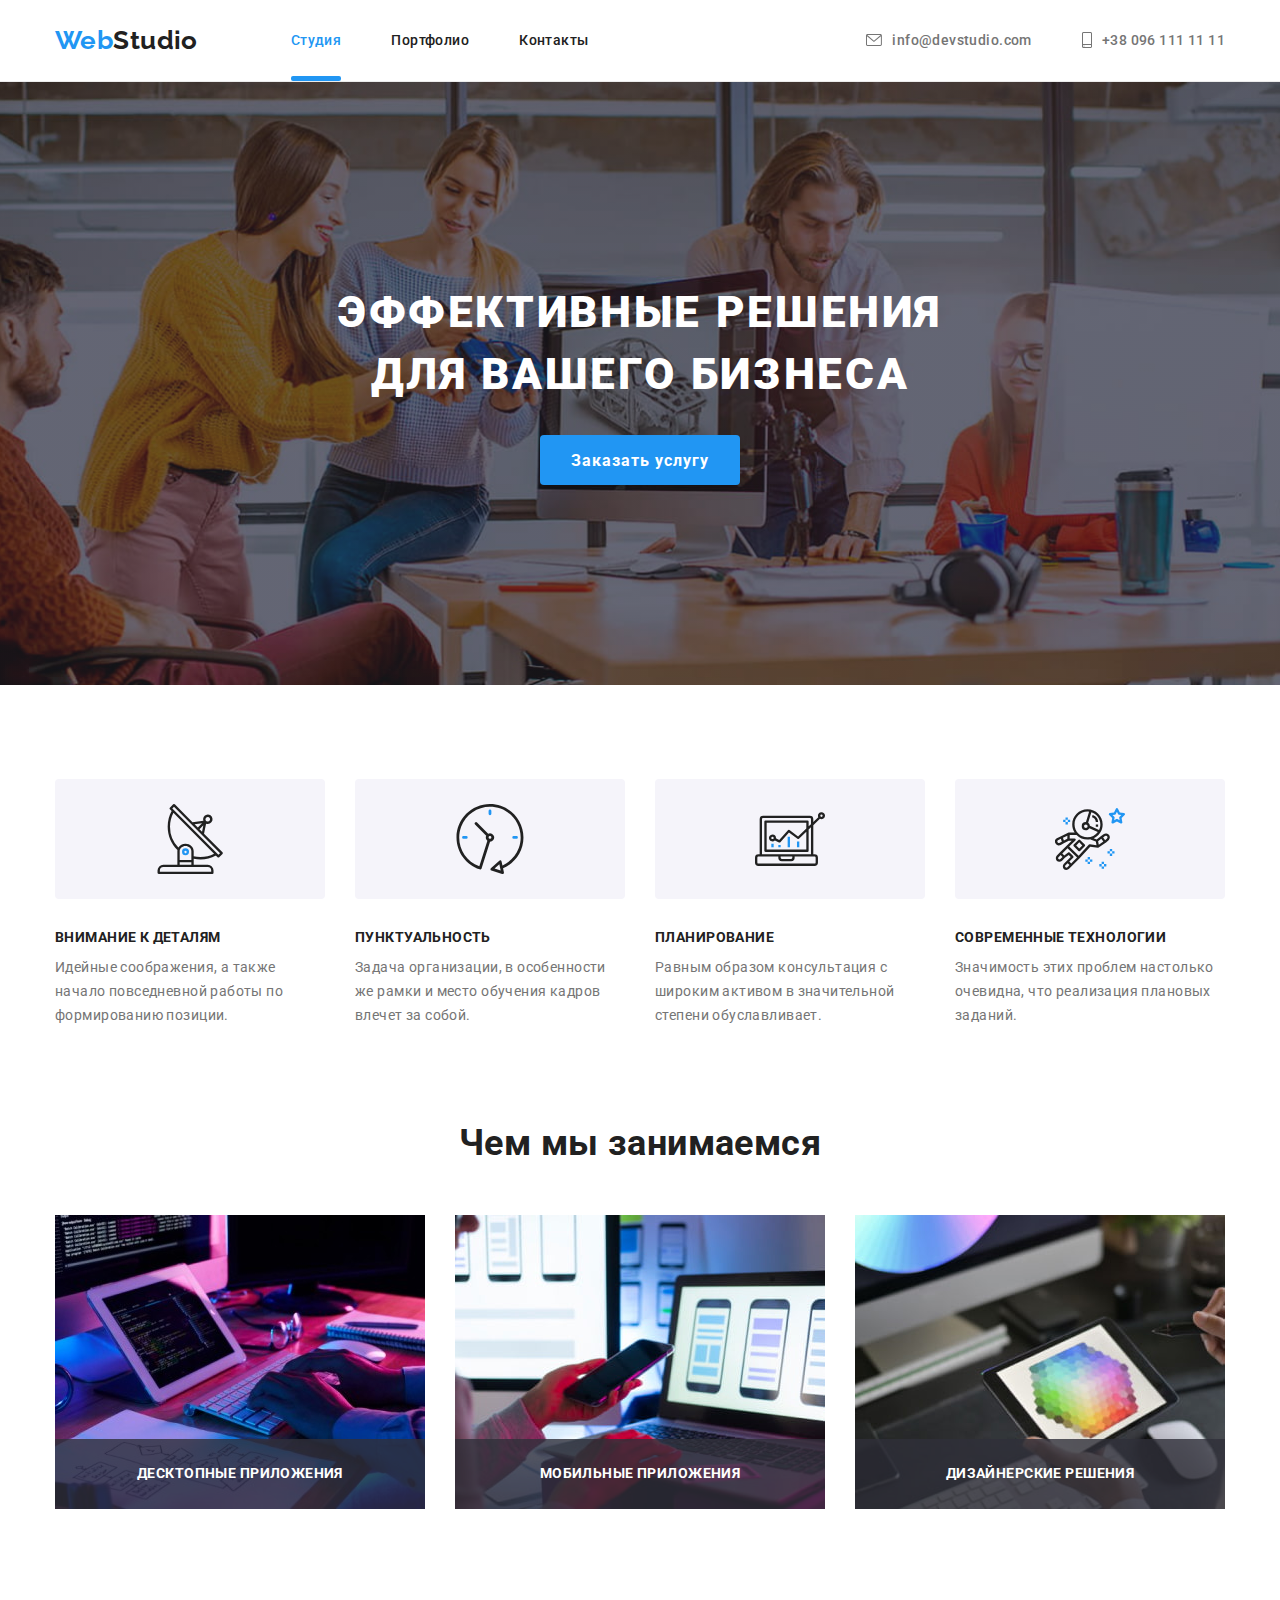
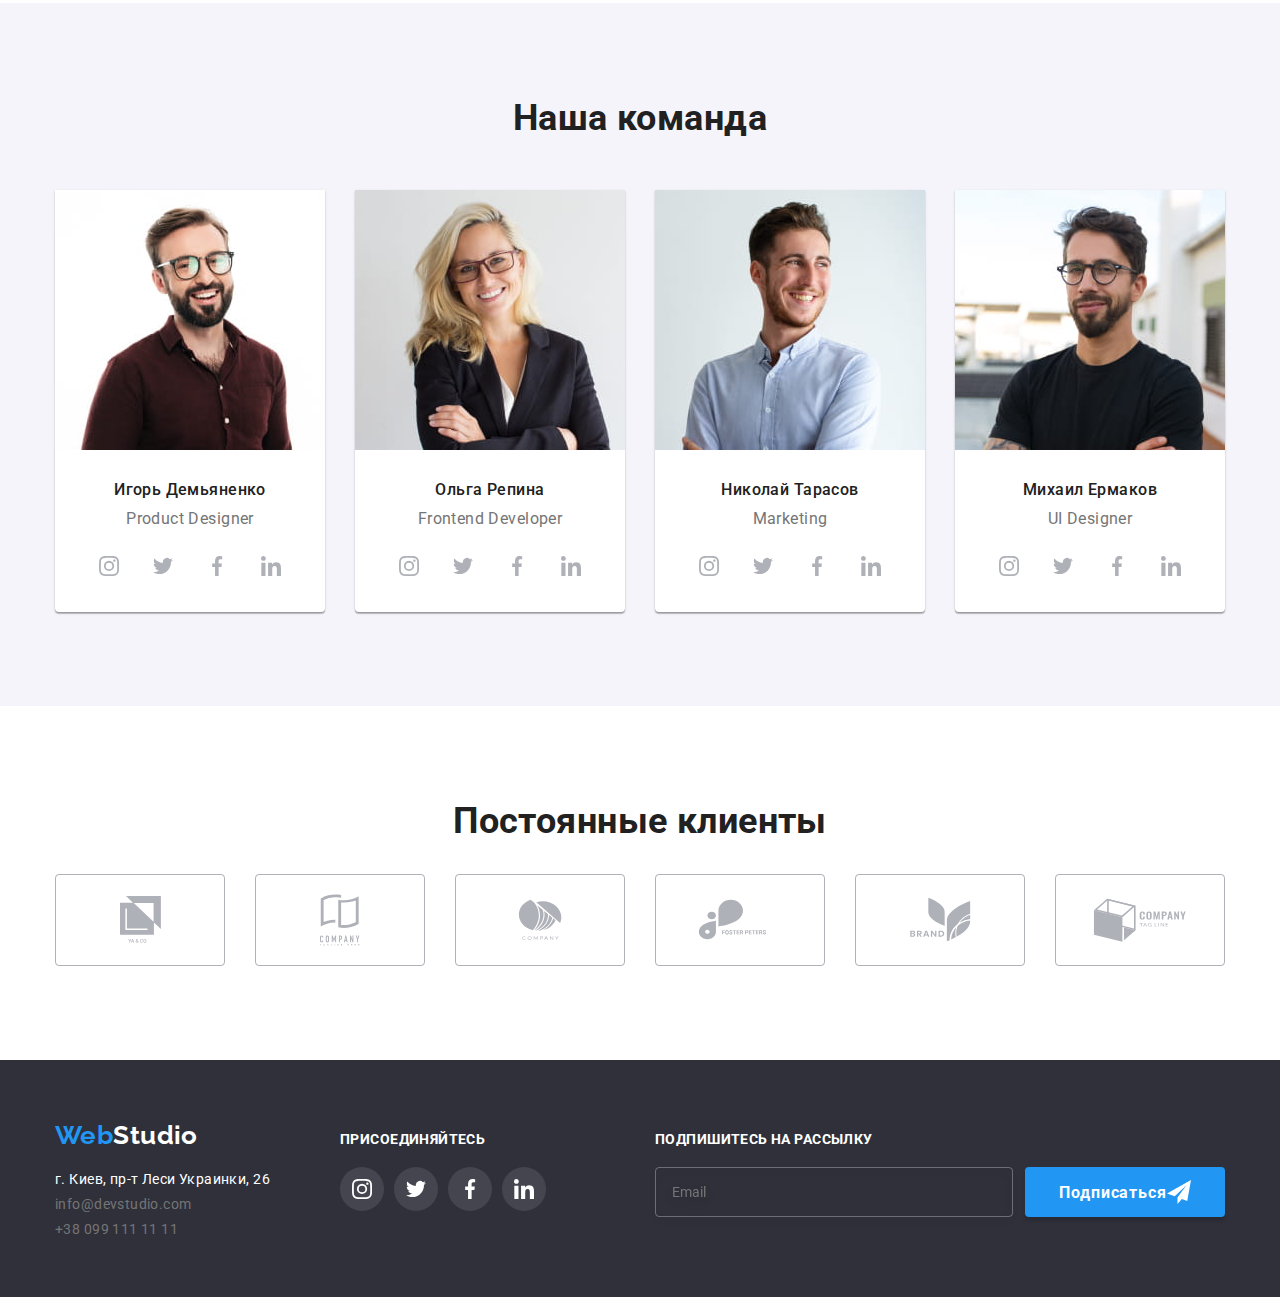
<file: index.html>
<!DOCTYPE html>
<html lang="ru">
<head>
    <meta charset="UTF-8">
    <meta http-equiv="X-UA-Compatible" content="IE=edge">
    <meta name="viewport" content="width=device-width, initial-scale=1.0">
    <title>WebStudio</title>
    
    <link rel="stylesheet" href="https://cdnjs.cloudflare.com/ajax/libs/modern-normalize/1.1.0/modern-normalize.min.css"> 

    <link rel="preconnect" href="https://fonts.googleapis.com">
    <link rel="preconnect" href="https://fonts.gstatic.com" crossorigin>
    <link href="https://fonts.googleapis.com/css2?family=Raleway:wght@700&family=Roboto:wght@400;500;700;900&display=swap" rel="stylesheet">

    <link rel="stylesheet" href="./css/main.min.css">
</head>
<body>
<!-- Шапка -->
    <header class="page-header">
        <div class="conteiner">
            <nav class="site-nav">
                <a href="./index.html" class="site-nav__logo"><span>Web</span>Studio</a>
                <button class="menu__button" type="button" aria-expanded="false" data-menu-button>
                    <svg width="44" height="44" aria-label="Мобильное меню">
                        <use class="icon-menu" href="./image/icon.svg#menu"></use>
                        <use class="icon-close" href="./image/icon.svg#close_m"></use>
                    </svg>
                </button>
                <div class="menu-list" data-menu>
                    <ul class="nav-list">
                        <li class="nav-list__item">
                            <a href="./index.html" class="nav-list__link current">Студия</a>
                        </li>
                        <li class="nav-list__item">
                            <a href="./portfolio.html" class="nav-list__link">Портфолио</a>
                        </li>
                        <li class="nav-list__item">
                            <a href="" class="nav-list__link">Контакты</a>
                        </li>
                    </ul>
                    <ul class="auth-nav">
                        <li class="auth-nav__item"> 
                            <a href="mailto:info@devstudio.com" class="auth-nav__link">
                                <svg class="auth-nav__icon" width="16" height="12">
                                    <use href="./image/icon.svg#mail"></use>
                                </svg>
                            info@devstudio.com</a>
                        </li>
                        <li class="auth-nav__item">
                            <a href="tel:+380961111111" class="auth-nav__link tel">
                                <svg class="auth-nav__icon" width="10" height="16">
                                    <use href="./image/icon.svg#smartphone"></use>
                                </svg>
                            +38 096 111 11 11</a>
                        </li>
                    </ul>
                    <ul class="social-phone">
                        <li class="social-phone__item">
                            <a href="" class="social-phone__link">Instagram</a>
                        </li>
                        <li class="social-phone__item">
                            <a href="" class="social-phone__link">Twitter</a>
                        </li>
                        <li class="social-phone__item">
                            <a href="" class="social-phone__link">Facebook</a>
                        </li>
                        <li class="social-phone__item">
                            <a href="" class="social-phone__link">LinkedIn</a>
                        </li>
                    </ul>
                </div>
            </nav>
        </div>
    </header>
    <!-- Модальное окно -->
    <div class="backdrop is-hidden" data-modal>
        <div class="modal">
            <button class="modal__button-close" type="button" data-modal-close>
                <svg class="modal__icon-close" width="11" height="11">
                    <use href="./image/icon.svg#close"></use>
                </svg>
            </button>
            <form class="form">
                <p class="form__text">Оставьте свои данные, мы вам перезвоним</p>
                <div class="form-modal">
                    <div class="form-list">
                        <label for="name" class="form-list__label">Имя</label>
                        <input type="text" class="form-list__input" name="user-name" id="name">
                        <svg class="form-list__icon" width="18" height="18">
                            <use href="./image/icon.svg#person-black"></use>
                        </svg>
                    </div>
                    <div class="form-list">
                        <label for="tel" class="form-list__label">Телефон</label>
                        <input type="tel" class="form-list__input" name="tel" id="tel">
                            <svg class="form-list__icon" width="18" height="18">
                                <use href="./image/icon.svg#phone-black"></use>
                            </svg>
                    </div>
                    <div class="form-list">
                        <label for="email" class="form-list__label">Почта</label>
                        <input type="email" class="form-list__input" name="email" id="email">
                            <svg class="form-list__icon" width="18" height="18">
                                <use href="./image/icon.svg#email-black"></use>
                            </svg>
                    </div>
                    <label for="comments" class="form-modal__label">Комментарий</label>
                    <textarea name="comments" class="form-modal__textarea" id="comments" rows="6" placeholder="Введите текст"></textarea>
                    <div class="agreement">
                        <input type="checkbox" class="agreement__checkbox" name="agreement" id="agreement">
                        <label for="agreement" class="agreement__label">Соглашаюсь с рассылкой и принимаю <a href="" class="agreement__link">Условия договора</a></label>
                        <span class="agreement__icon"></span>
                    </div>
                    <button type="submit" class="button">Отправить</button>
                </div>
            </form>
        </div>
    </div>
    <main>
    <!-- Герой -->
        <section class="hero">
                <div class="conteiner">
                    <h1 class="hero__title">Эффективные решения для вашего бизнеса</h1>
                    <button type="button" class="button" data-modal-open>Заказать услугу</button>
                </div>
        </section>
    <!-- Особенности -->
        <section class="feature section">   
                <div class="conteiner">
                    <h2 class="feature__title" >Особенности</h2>    
                    <ul class="feature-list">
                        <li class="feature-list__item">
                            <div class="feature-list__icon">
                                <svg class="icon" width="70" height="70">
                                <use href="./image/icon.svg#sattelit"></use>
                                </svg>
                            </div>                           
                            <h3 class="feature-list__title">Внимание к деталям</h3>
                            <p class="feature-list__text">Идейные соображения, а также начало повседневной работы по формированию позиции.</p>
                        </li>
                        <li class="feature-list__item">
                            <div class="feature-list__icon">
                                <svg class="icon" width="70" height="70">
                                <use href="./image/icon.svg#clock"></use>
                                </svg>
                            </div>                         
                            <h3 class="feature-list__title">Пунктуальность</h3>
                            <p class="feature-list__text">Задача организации, в особенности же рамки и место обучения кадров влечет за собой.</p>
                        </li>
                        <li class="feature-list__item">
                            <div class="feature-list__icon">
                                <svg class="icon" width="70" height="70">
                                    <use href="./image/icon.svg#diagram"></use>
                                </svg>
                            </div>                           
                            <h3 class="feature-list__title">Планирование</h3>
                            <p class="feature-list__text">Равным образом консультация с широким активом в значительной степени обуславливает.</p>
                        </li>
                        <li class="feature-list__item">
                            <div class="feature-list__icon">
                                <svg class="icon" width="70" height="70">
                                    <use href="./image/icon.svg#astronaut"></use>
                                </svg></div>                            
                            <h3 class="feature-list__title">Современные технологии</h3>
                            <p class="feature-list__text">Значимость этих проблем настолько очевидна, что реализация плановых заданий.</p>
                        </li>
                    </ul>
                </div>
        </section>
    <!-- Чем мы занимаемся -->
        <section class="work section">
                <div class="conteiner">
                    <h2 class="work__title">Чем мы занимаемся</h2>
                    <ul class="work-list">
                        <li class="work-list__item">
                            <div class="work-list__thumb">
                                <picture>
                                    <img srcset="./image/pc.jpg 1x, ./image/pc2x.jpg 2x"
                                    src="./image/pc.jpg" alt="pc" width="370">
                                </picture>
                                <div class="work-list__thumb--text">
                                <p>Десктопные приложения</p>
                                </div>
                            </div>
                        </li>
                        <li class="work-list__item">
                            <div class="work-list__thumb">
                                <picture>
                                    <img srcset="./image/phone.jpg 1x, ./image/phone2x.jpg 2x"
                                    src="./image/phone.jpg" alt="phone" width="370">
                                </picture>
                                <div class="work-list__thumb--text">
                                    <p>Мобильные приложения</p>
                                </div>
                            </div>
                        </li>
                        <li class="work-list__item">
                            <div class="work-list__thumb">
                                <picture>
                                    <img srcset="./image/tablet.jpg 1x, ./image/tablet2x.jpg 2x"
                                    src="./image/tablet.jpg" alt="tablet" width="370">
                                </picture>
                                <div class="work-list__thumb--text">
                                    <p>Дизайнерские решения</p>
                                </div>
                            </div>
                        </li> 
                    </ul>
                </div>
        </section>
    <!-- Наша команда -->
        <section class="team section">
                <div class="conteiner">
                    <h2 class="team__title">Наша команда</h2>
                    <ul class="team-list">
                        <li class="team-list__item">
                            <picture>
                                <img srcset="./image/igor.jpg 1x, ./image/igor2x.jpg 2x"
                                src="./image/igor.jpg" alt="Игорь Демьяненко">
                            </picture>
                            <h3 class="team-list__people">Игорь Демьяненко</h3>
                            <p class="team-list__text">Product Designer</p>
                            <div class="social">
                                <ul class="social-icon">
                                    <li class="social-icon__item">
                                        <a href="" class="social-icon__link">
                                            <svg class="social-icon__svg" width="20" height="20">
                                            <use href="./image/icon.svg#instagram"></use>
                                            </svg>
                                        </a>
                                    </li>
                                    <li class="social-icon__item">
                                        <a href="" class="social-icon__link">
                                            <svg class="social-icon__svg" width="20" height="20">
                                            <use href="./image/icon.svg#twitter"></use>
                                            </svg>
                                        </a>
                                    </li>
                                    <li class="social-icon__item">
                                        <a href="" class="social-icon__link">
                                            <svg class="social-icon__svg" width="20" height="20">
                                            <use href="./image/icon.svg#facebook"></use>
                                            </svg>
                                        </a>
                                    </li>
                                    <li class="social-icon__item">
                                        <a href="" class="social-icon__link">
                                            <svg class="social-icon__svg" width="20" height="20">
                                            <use href="./image/icon.svg#linkedin"></use>
                                            </svg>
                                        </a>
                                    </li>
                                </ul>
                            </div>
                        </li>
                        <li class="team-list__item">
                            <picture>
                                <img srcset="./image/olga.jpg 1x, ./image/olga2x.jpg 2x"
                                src="./image/olga.jpg" alt="Ольга Репина">
                            </picture>
                            <h3 class="team-list__people">Ольга Репина</h3>
                            <p class="team-list__text">Frontend Developer</p>
                            <div class="social">
                                <ul class="social-icon">
                                    <li class="social-icon__item">
                                        <a href="" class="social-icon__link">
                                            <svg class="social-icon__svg" width="20" height="20">
                                            <use href="./image/icon.svg#instagram"></use>
                                            </svg>
                                        </a>
                                    </li>
                                    <li class="social-icon__item">
                                        <a href="" class="social-icon__link">
                                            <svg class="social-icon__svg" width="20" height="20">
                                            <use href="./image/icon.svg#twitter"></use>
                                            </svg>
                                        </a>
                                    </li>
                                    <li class="social-icon__item">
                                        <a href="" class="social-icon__link">
                                            <svg class="social-icon__svg" width="20" height="20">
                                            <use href="./image/icon.svg#facebook"></use>
                                            </svg>
                                        </a>
                                    </li>
                                    <li class="social-icon__item">
                                        <a href="" class="social-icon__link">
                                            <svg class="social-icon__svg" width="20" height="20">
                                            <use href="./image/icon.svg#linkedin"></use>
                                            </svg>
                                        </a>
                                    </li>
                                </ul>
                            </div>
                        </li>
                        <li class="team-list__item">
                            <picture>
                                <img srcset="./image/nikolai.jpg 1x, ./image/nikolai2x.jpg 2x"
                                src="./image/nikolai.jpg" alt="Николай Тарасов">
                            </picture>
                            <h3 class="team-list__people">Николай Тарасов</h3>
                            <p class="team-list__text">Marketing</p>
                            <div class="social">
                                <ul class="social-icon">
                                    <li class="social-icon__item">
                                        <a href="" class="social-icon__link">
                                            <svg class="social-icon__svg" width="20" height="20">
                                            <use href="./image/icon.svg#instagram"></use>
                                            </svg>
                                        </a>
                                    </li>
                                    <li class="social-icon__item">
                                        <a href="" class="social-icon__link">
                                            <svg class="social-icon__svg" width="20" height="20">
                                            <use href="./image/icon.svg#twitter"></use>
                                            </svg>
                                        </a>
                                    </li>
                                    <li class="social-icon__item">
                                        <a href="" class="social-icon__link">
                                            <svg class="social-icon__svg" width="20" height="20">
                                            <use href="./image/icon.svg#facebook"></use>
                                            </svg>
                                        </a>
                                    </li>
                                    <li class="social-icon__item">
                                        <a href="" class="social-icon__link">
                                            <svg class="social-icon__svg" width="20" height="20">
                                            <use href="./image/icon.svg#linkedin"></use>
                                            </svg>
                                        </a>
                                    </li>
                                </ul>
                            </div>
                        </li>
                        <li class="team-list__item">
                            <picture>
                                <img srcset="./image/mihail.jpg 1x, ./image/mihail2x.jpg 2x"
                                src="./image/mihail.jpg" alt="Михаил Ермаков">
                            </picture>
                            <h3 class="team-list__people">Михаил Ермаков</h3>
                            <p class="team-list__text">UI Designer</p>
                            <div class="social">
                                <ul class="social-icon">
                                    <li class="social-icon__item">
                                        <a href="" class="social-icon__link">
                                            <svg class="social-icon__svg" width="20" height="20">
                                            <use href="./image/icon.svg#instagram"></use>
                                            </svg>
                                        </a>
                                    </li>
                                    <li class="social-icon__item">
                                        <a href="" class="social-icon__link">
                                            <svg class="social-icon__svg" width="20" height="20">
                                            <use href="./image/icon.svg#twitter"></use>
                                            </svg>
                                        </a>
                                    </li>
                                    <li class="social-icon__item">
                                        <a href="" class="social-icon__link">
                                            <svg class="social-icon__svg" width="20" height="20">
                                            <use href="./image/icon.svg#facebook"></use>
                                            </svg>
                                        </a>
                                    </li>
                                    <li class="social-icon__item">
                                        <a href="" class="social-icon__link">
                                            <svg class="social-icon__svg" width="20" height="20">
                                            <use href="./image/icon.svg#linkedin"></use>
                                            </svg>
                                        </a>
                                    </li>
                                </ul>
                            </div>
                        </li>
                    </ul>
                </div>
        </section>
        <section class="clients section">
            <div class="conteiner">
                <h2 class="clients__title">Постоянные клиенты</h2>
                <ul class="clients-icon">                    
                    <li class="clients-icon__item">
                        <a href="" class="clients-icon__link">
                            <svg class="clients-icon__svg" width="41" height="47">
                                <use href="./image/icon.svg#yaco"></use>
                            </svg>
                        </a>
                    </li>
                    <li class="clients-icon__item">
                        <a href="" class="clients-icon__link">
                            <svg class="clients-icon__svg" width="40" height="52">
                                <use href="./image/icon.svg#companytagline"></use>
                            </svg>
                        </a>
                    </li>
                    <li class="clients-icon__item">
                        <a href="" class="clients-icon__link">
                            <svg class="clients-icon__svg" width="44" height="41">
                                <use href="./image/icon.svg#company"></use>
                            </svg>
                        </a>
                    </li>
                    <li class="clients-icon__item">
                        <a href="" class="clients-icon__link">
                            <svg class="clients-icon__svg" width="85" height="41">
                                <use href="./image/icon.svg#foster"></use>
                            </svg>
                        </a>
                    </li>
                    <li class="clients-icon__item">
                        <a href="" class="clients-icon__link">
                            <svg class="clients-icon__svg" width="63" height="45">
                                <use href="./image/icon.svg#brand"></use>
                            </svg>
                        </a>
                    </li>
                    <li class="clients-icon__item">
                        <a href="" class="clients-icon__link">
                            <svg class="clients-icon__svg" width="94" height="44">
                                <use href="./image/icon.svg#tagline"></use>
                            </svg>
                        </a>
                    </li>
                </ul>
            </div>
        </section>
    </main>
<!-- Подвал -->
    <footer class="footer">
        <div class="conteiner flex">
            <div class="footer__info">
                <a href="./index.html" class="footer__logo"><span>Web</span>Studio</a>
                <address>
                    <ul class="footer__list">          
                        <li class="footer__item"><a href="https://goo.gl/maps/twE77rKZQX3kb6928" class="footer__address">г. Киев, пр-т Леси Украинки, 26</a></li>
                        <li class="footer__item"><a href="mailto:info@devstudio.com" class="footer__link">info@devstudio.com</a></li>
                        <li class="footer__item"><a href="tel:+380991111111" class="footer__link">+38 099 111 11 11</a></li>
                    </ul>
                </address>
            </div>
            <div class="subscribe">
                <p class="subscribe__title">присоединяйтесь</p>
                <ul class="subscribe__list">
                    <li class="subscribe__item">
                        <a href="" class="subscribe__link">
                            <svg class="subscribe__icon" width="20" height="20">
                                <use href="./image/icon.svg#instagram"></use>
                            </svg>
                        </a>
                    </li>
                    <li class="subscribe__item">
                        <a href="" class="subscribe__link">
                            <svg class="subscribe__icon" width="20" height="20">
                                <use href="./image/icon.svg#twitter"></use>
                            </svg>
                        </a>
                    </li>
                    <li class="subscribe__item">
                        <a href="" class="subscribe__link">
                            <svg class="subscribe__icon" width="20" height="20">
                                <use href="./image/icon.svg#facebook"></use>
                            </svg>
                        </a>
                    </li>
                    <li class="subscribe__item">
                        <a href="" class="subscribe__link">
                            <svg class="subscribe__icon" width="20" height="20">
                                <use href="./image/icon.svg#linkedin"></use>
                            </svg>
                        </a>
                    </li>
                </ul>
            </div>
            <div class="newsletter">
                <p class="newsletter__title">Подпишитесь на рассылку</p>
                <form>
                    <div class="newsletter__form">
                        <input type="email" class="newsletter__input" name="email" placeholder="Email">
                        <button type="submit" class="button">Подписаться
                        <svg class="button__icon" width="24" height="24">
                            <use href="./image/icon.svg#telegram"></use>
                        </svg>
                        </button>
                </div>
                </form>
            </div>
        </div>
    </footer>  
    <script src="./js/modal.js"></script>
    <script src="./js/mobile-menu.js"></script>
</body>
</html>
</file>
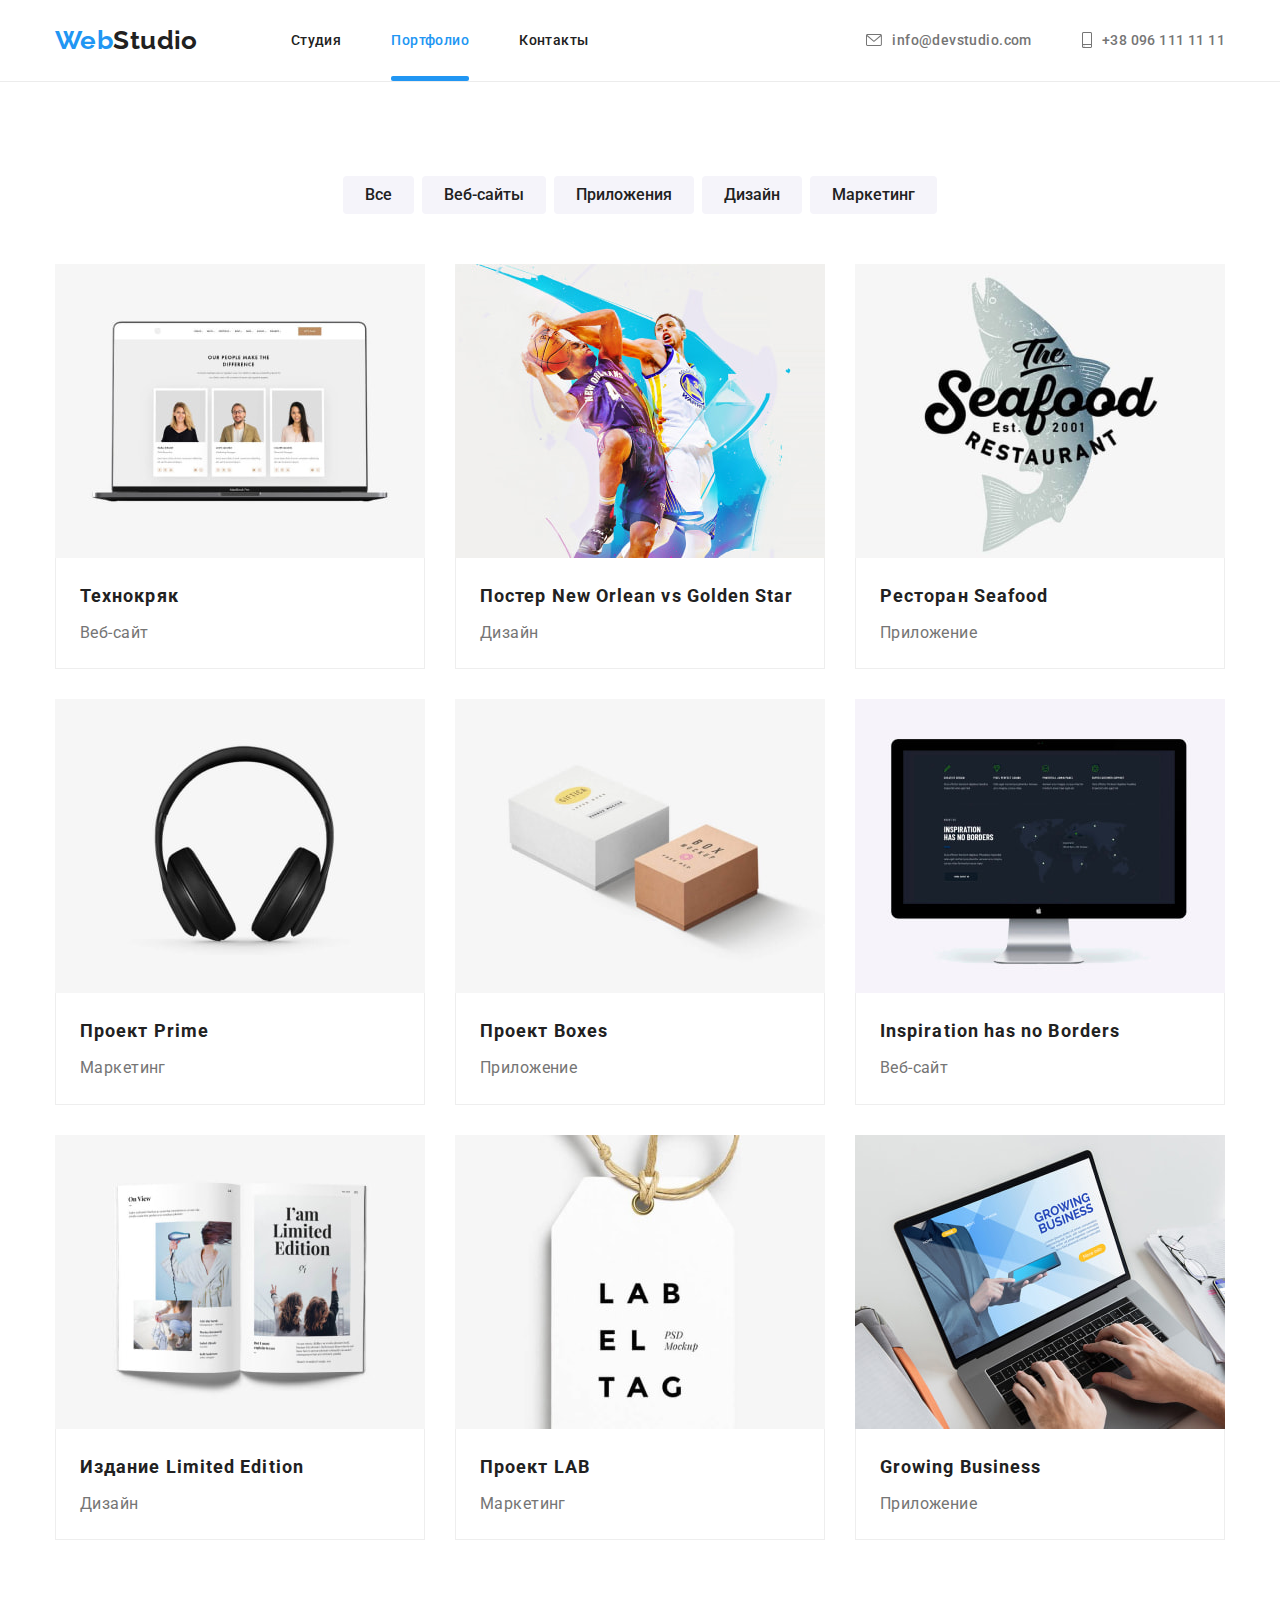
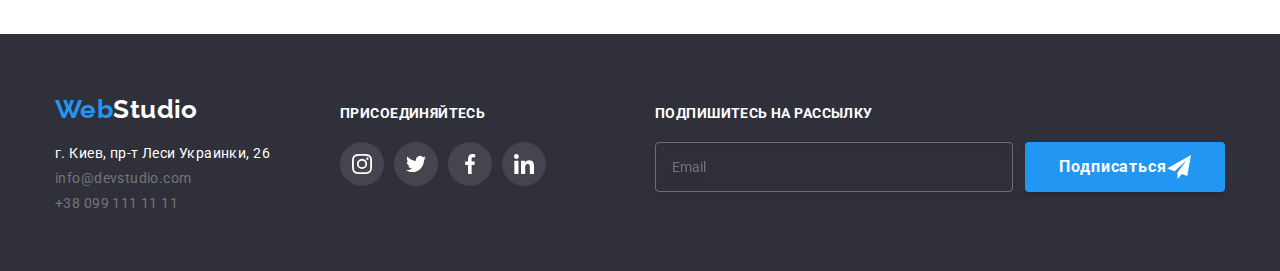
<file: portfolio.html>
<!DOCTYPE html>
<html lang="ru">
<head>
    <meta charset="UTF-8">
    <meta http-equiv="X-UA-Compatible" content="IE=edge">
    <meta name="viewport" content="width=device-width, initial-scale=1.0">
    <title>WebStudio</title>
    
    <link rel="stylesheet" href="https://cdnjs.cloudflare.com/ajax/libs/modern-normalize/1.1.0/modern-normalize.min.css">

    <link rel="preconnect" href="https://fonts.googleapis.com">
    <link rel="preconnect" href="https://fonts.gstatic.com" crossorigin>
    <link href="https://fonts.googleapis.com/css2?family=Raleway:wght@700&family=Roboto:wght@400;500;700;900&display=swap" rel="stylesheet">

    <link rel="stylesheet" href="./css/main.min.css">
</head>
<body>
<!-- Шапка -->
    <header class="page-header">
        <div class="conteiner">
            <nav class="site-nav">
                <a href="./index.html" class="site-nav__logo"><span>Web</span>Studio</a>
                <button class="menu__button" type="button" aria-expanded="false" data-menu-button>
                    <svg width="44" height="44" aria-label="Мобильное меню">
                        <use class="icon-menu" href="./image/icon.svg#menu"></use>
                        <use class="icon-close" href="./image/icon.svg#close_m"></use>
                    </svg>
                </button>
                <div class="menu-list" data-menu>
                    <ul class="nav-list">
                        <li class="nav-list__item">
                            <a href="./index.html" class="nav-list__link">Студия</a>
                        </li>
                        <li class="nav-list__item">
                            <a href="./portfolio.html" class="nav-list__link current">Портфолио</a>
                        </li>
                        <li class="nav-list__item">
                            <a href="" class="nav-list__link">Контакты</a>
                        </li>
                    </ul>
                    <ul class="auth-nav">
                        <li class="auth-nav__item"> 
                            <a href="mailto:info@devstudio.com" class="auth-nav__link">
                                <svg class="auth-nav__icon" width="16" height="12">
                                    <use href="./image/icon.svg#mail"></use>
                                </svg>
                            info@devstudio.com</a>
                        </li>
                        <li class="auth-nav__item">
                            <a href="tel:+380961111111" class="auth-nav__link tel">
                                <svg class="auth-nav__icon" width="10" height="16">
                                    <use href="./image/icon.svg#smartphone"></use>
                                </svg>
                            +38 096 111 11 11</a>
                        </li>
                    </ul>
                    <ul class="social-phone">
                        <li class="social-phone__item">
                            <a href="" class="social-phone__link">Instagram</a>
                        </li>
                        <li class="social-phone__item">
                            <a href="" class="social-phone__link">Twitter</a>
                        </li>
                        <li class="social-phone__item">
                            <a href="" class="social-phone__link">Facebook</a>
                        </li>
                        <li class="social-phone__item">
                            <a href="" class="social-phone__link">LinkedIn</a>
                        </li>
                    </ul>
                </div>
            </nav>
        </div>
    </header>
        <main>
            <!-- PROJECT -->
            <section class="project section">
                <div class="conteiner ">
                    <ul class="project-list-btn">
                        <li class="project-list-btn__item"><button type="button" class="project__button">Все</button></li>
                        <li class="project-list-btn__item"><button type="button" class="project__button">Веб-сайты</button></li>
                        <li class="project-list-btn__item"><button type="button" class="project__button">Приложения</button></li>
                        <li class="project-list-btn__item"><button type="button" class="project__button">Дизайн</button></li>
                        <li class="project-list-btn__item"><button type="button" class="project__button">Маркетинг</button></li>
                    </ul>  
                    <ul class="project-list">
                        <li class="project-list__item">
                            <a href="" class="project-list__link thum">
                                <div class="project-list__thumb">
                                    <picture>
                                        <img srcset="./image/macbook.jpg 1x, ./image/macbook2x.jpg 2x"
                                        src="./image/macbook.jpg" alt="macbook" >
                                    </picture>
                                    <div class="project-cards__overlay">
                                    <p class="project-cards__text">Ресурс предлагает комплексные предложения с разным уровнем функционала и сервисов. 
                                        Все это позволит посетителю получить исчерпывающие сведения о компании или частном лице.</p>
                                    </div>                                                                                         
                                </div>
                                <div class="cards">
                                    <h2 class="cards__title">Технокряк</h2>
                                    <p class="cards__text">Веб-сайт</p>
                                </div>
                            </a>
                        </li>
                        <li class="project-list__item">
                            <a href="" class="project-list__link thum">
                                <div class="project-list__thumb">
                                    <picture>
                                        <img srcset="./image/basketball.jpg 1x, ./image/basketball2x.jpg 2x"
                                    src="./image/basketball.jpg" alt="basketball" >
                                    </picture>
                                    <div class="project-cards__overlay">
                                        <p class="project-cards__text">Ресурс предлагает комплексные предложения с разным уровнем функционала и сервисов. 
                                        Все это позволит посетителю получить исчерпывающие сведения о компании или частном лице.</p>
                                    </div>                                                                                          
                                </div>
                                <div class="cards">
                                    <h2 class="cards__title">Постер New Orlean vs Golden Star</h2>
                                    <p class="cards__text">Дизайн</p>
                                </div>
                            </a>
                        </li>
                        <li class="project-list__item">
                            <a href="" class="project-list__link thum">
                                    <div class="project-list__thumb">
                                        <picture>
                                            <img srcset="./image/fish.jpg 1x, ./image/fish2x.jpg 2x"
                                            src="./image/fish.jpg" alt="fish" >
                                        </picture>
                                        <div class="project-cards__overlay">
                                            <p class="project-cards__text">Ресурс предлагает комплексные предложения с разным уровнем функционала и сервисов. 
                                        Все это позволит посетителю получить исчерпывающие сведения о компании или частном лице.</p>
                                    </div>                                                                                          
                                </div>
                                <div class="cards">
                                    <h2 class="cards__title">Ресторан Seafood</h2>
                                    <p class="cards__text">Приложение</p>
                                </div>
                            </a>
                        </li>
                        <li class="project-list__item">
                            <a href="" class="project-list__link thum">
                                    <div class="project-list__thumb">
                                        <picture>
                                            <img srcset="./image/headphones.jpg 1x, ./image/headphones2x.jpg 2x"
                                            src="./image/headphones.jpg" alt="headphones" >
                                        </picture>
                                        <div class="project-cards__overlay">
                                            <p class="project-cards__text">Ресурс предлагает комплексные предложения с разным уровнем функционала и сервисов. 
                                        Все это позволит посетителю получить исчерпывающие сведения о компании или частном лице.</p>
                                    </div>                                                                                          
                                </div>
                                <div class="cards">
                                    <h2 class="cards__title">Проект Prime</h2>
                                    <p class="cards__text">Маркетинг</p>
                                </div>
                            </a> 
                        </li>
                        <li class="project-list__item">
                            <a href="" class="project-list__link thum">
                                    <div class="project-list__thumb">
                                        <picture>
                                            <img srcset="./image/brick.jpg 1x, ./image/brick2x.jpg 2x"
                                        src="./image/brick.jpg" alt="brick" >
                                        </picture>
                                        <div class="project-cards__overlay">
                                            <p class="project-cards__text">Ресурс предлагает комплексные предложения с разным уровнем функционала и сервисов. 
                                        Все это позволит посетителю получить исчерпывающие сведения о компании или частном лице.</p>
                                    </div>                                                                                          
                                </div>
                                <div class="cards">
                                    <h2 class="cards__title">Проект Boxes</h2>
                                    <p class="cards__text">Приложение</p>
                                </div>
                            </a>                            
                        </li>
                        <li class="project-list__item">
                            <a href="" class="project-list__link thum">
                                    <div class="project-list__thumb">
                                        <picture>
                                            <img srcset="./image/imac.jpg 1x, ./image/imac2x.jpg 2x"
                                        src="./image/imac.jpg" alt="imac" >
                                        </picture>
                                        <div class="project-cards__overlay">
                                            <p class="project-cards__text">Ресурс предлагает комплексные предложения с разным уровнем функционала и сервисов. 
                                    Все это позволит посетителю получить исчерпывающие сведения о компании или частном лице.</p>
                                </div>                                                                                          
                            </div>
                                <div class="cards">
                                    <h2 class="cards__title">Inspiration has no Borders</h2>
                                    <p class="cards__text">Веб-сайт</p>
                                    
                                </div>
                            </a>
                        </li>
                        <li class="project-list__item">
                            <a href="" class="project-list__link thum">
                                <div class="project-list__thumb">
                                    <picture>
                                        <img srcset="./image/newspaper.jpg 1x, ./image/newspaper2x.jpg 2x"
                                    src="./image/newspaper.jpg" alt="newspaper" >
                                    </picture>
                                    <div class="project-cards__overlay">
                                        <p class="project-cards__text">Ресурс предлагает комплексные предложения с разным уровнем функционала и сервисов. 
                                        Все это позволит посетителю получить исчерпывающие сведения о компании или частном лице.</p>
                                    </div>                                                                                          
                                </div>
                                <div class="cards">
                                    <h2 class="cards__title">Издание Limited Edition</h2>
                                    <p class="cards__text">Дизайн</p>
                                </div>
                            </a>
                        </li>
                        <li class="project-list__item">
                            <a href="" class="project-list__link thum">
                                <div class="project-list__thumb">
                                    <picture>
                                        <img srcset="./image/badge.jpg 1x, ./image/badge2x.jpg 2x"
                                    src="./image/badge.jpg" alt="badge" >
                                    </picture>
                                    <div class="project-cards__overlay">
                                        <p class="project-cards__text">Ресурс предлагает комплексные предложения с разным уровнем функционала и сервисов. 
                                        Все это позволит посетителю получить исчерпывающие сведения о компании или частном лице.</p>
                                    </div>                                                                                          
                                </div>
                                <div class="cards">
                                    <h2 class="cards__title">Проект LAB</h2>
                                    <p class="cards__text">Маркетинг</p>
                                </div>
                            </a>
                        </li>
                        <li class="project-list__item">
                            <a href="" class="project-list__link thum">
                                <div class="project-list__thumb">
                                    <picture>
                                        <img srcset="./image/notebook.jpg 1x, ./image/notebook2x.jpg 2x"
                                    src="./image/notebook.jpg" alt="notebook" >
                                    </picture>
                                    <div class="project-cards__overlay">
                                        <p class="project-cards__text">Ресурс предлагает комплексные предложения с разным уровнем функционала и сервисов. 
                                        Все это позволит посетителю получить исчерпывающие сведения о компании или частном лице.</p>
                                    </div>                                                                                          
                                </div>
                                <div class="cards">
                                    <h2 class="cards__title">Growing Business</h2>
                                    <p class="cards__text">Приложение</p>
                                </div>
                            </a>
                        </li>
                    </ul>
                </div>
            </section>
        </main>
<!-- Подвал -->
    <footer class="footer">
        <div class="conteiner flex">
            <div class="footer__info">
                <a href="./index.html" class="footer__logo"><span>Web</span>Studio</a>
                <address>
                    <ul class="footer__list">          
                        <li class="footer__item"><a href="https://goo.gl/maps/twE77rKZQX3kb6928" class="footer__address">г. Киев, пр-т Леси Украинки, 26</a></li>
                        <li class="footer__item"><a href="mailto:info@devstudio.com" class="footer__link">info@devstudio.com</a></li>
                        <li class="footer__item"><a href="tel:+380991111111" class="footer__link">+38 099 111 11 11</a></li>
                    </ul>
                </address>
            </div>
            <div class="subscribe">
                <p class="subscribe__title">присоединяйтесь</p>
                <ul class="subscribe__list">
                    <li class="subscribe__item">
                        <a href="" class="subscribe__link">
                            <svg class="subscribe__icon" width="20" height="20">
                                <use href="./image/icon.svg#instagram"></use>
                            </svg>
                        </a>
                    </li>
                    <li class="subscribe__item">
                        <a href="" class="subscribe__link">
                            <svg class="subscribe__icon" width="20" height="20">
                                <use href="./image/icon.svg#twitter"></use>
                            </svg>
                        </a>
                    </li>
                    <li class="subscribe__item">
                        <a href="" class="subscribe__link">
                            <svg class="subscribe__icon" width="20" height="20">
                                <use href="./image/icon.svg#facebook"></use>
                            </svg>
                        </a>
                    </li>
                    <li class="subscribe__item">
                        <a href="" class="subscribe__link">
                            <svg class="subscribe__icon" width="20" height="20">
                                <use href="./image/icon.svg#linkedin"></use>
                            </svg>
                        </a>
                    </li>
                </ul>
            </div>
            <div class="newsletter">
                <p class="newsletter__title">Подпишитесь на рассылку</p>
                <form>
                    <div class="newsletter__form">
                        <input type="email" class="newsletter__input" name="email" placeholder="Email">
                        <button type="submit" class="button">Подписаться
                        <svg class="button__icon" width="24" height="24">
                            <use href="./image/icon.svg#telegram"></use>
                        </svg>
                        </button>
                </div>
                </form>
            </div>
        </div>
    </footer>  
    <script src="./js/mobile-menu.js"></script>
</body>
</html>
</file>
<file: css/main.min.css>
body{font-family:"Roboto",sans-serif;letter-spacing:.03em;font-size:14px;color:#757575}h1,h2,h3,h4,h5,h6,p{margin:0;padding:0}ul,li{margin:0;padding:0}a{text-decoration:none}li{list-style-type:none}.button{display:-webkit-inline-box;display:-ms-inline-flexbox;display:inline-flex;-webkit-box-align:center;-ms-flex-align:center;align-items:center;-webkit-box-pack:center;-ms-flex-pack:center;justify-content:center;width:200px;height:50px;font-weight:700;font-size:16px;line-height:1.7;letter-spacing:.06em;border:none;border-radius:4px;cursor:pointer;color:#fff;background-color:#2196f3;-webkit-box-shadow:0px 4px 4px rgba(0,0,0,.15);box-shadow:0px 4px 4px rgba(0,0,0,.15)}.project{display:block}.project-list-btn{display:-webkit-box;display:-ms-flexbox;display:flex;margin-top:0;margin-bottom:50px}.project-list-btn__item:not(:last-child){margin-right:8px}@media screen and (max-width: 767px){.project-list-btn{-ms-flex-wrap:wrap;flex-wrap:wrap}.project-list-btn__item:not(:nth-last-child(-n+2)){margin-bottom:15px}}@media screen and (min-width: 768px){.project-list-btn{-webkit-box-pack:center;-ms-flex-pack:center;justify-content:center}}.project__button{padding:6px 22px;border-radius:4px;border:none;font-weight:500;font-size:16px;line-height:1.6;cursor:pointer;color:#212121;background:#f5f4fa;-webkit-transition:background-color 250ms cubic-bezier(0.4, 0, 0.2, 1),color 250ms cubic-bezier(0.4, 0, 0.2, 1),-webkit-box-shadow 250ms cubic-bezier(0.4, 0, 0.2, 1);transition:background-color 250ms cubic-bezier(0.4, 0, 0.2, 1),color 250ms cubic-bezier(0.4, 0, 0.2, 1),-webkit-box-shadow 250ms cubic-bezier(0.4, 0, 0.2, 1);transition:background-color 250ms cubic-bezier(0.4, 0, 0.2, 1),color 250ms cubic-bezier(0.4, 0, 0.2, 1),box-shadow 250ms cubic-bezier(0.4, 0, 0.2, 1);transition:background-color 250ms cubic-bezier(0.4, 0, 0.2, 1),color 250ms cubic-bezier(0.4, 0, 0.2, 1),box-shadow 250ms cubic-bezier(0.4, 0, 0.2, 1),-webkit-box-shadow 250ms cubic-bezier(0.4, 0, 0.2, 1)}.project__button:focus,.project__button:hover{color:#fff;background-color:#2196f3;-webkit-box-shadow:0px 3px 1px rgba(0,0,0,.1),0px 1px 2px rgba(0,0,0,.08),0px 2px 2px rgba(0,0,0,.12);box-shadow:0px 3px 1px rgba(0,0,0,.1),0px 1px 2px rgba(0,0,0,.08),0px 2px 2px rgba(0,0,0,.12)}.project-list{margin-right:auto;margin-left:auto}.project-list__item{display:block;background-color:#fff}.project-list__thumb{position:relative;overflow:hidden}.project-list__link{display:-webkit-box;display:-ms-flexbox;display:flex;-webkit-box-orient:vertical;-webkit-box-direction:normal;-ms-flex-direction:column;flex-direction:column;height:100%;text-decoration:none;-webkit-transition:-webkit-box-shadow 250ms cubic-bezier(0.4, 0, 0.2, 1);transition:-webkit-box-shadow 250ms cubic-bezier(0.4, 0, 0.2, 1);transition:box-shadow 250ms cubic-bezier(0.4, 0, 0.2, 1);transition:box-shadow 250ms cubic-bezier(0.4, 0, 0.2, 1), -webkit-box-shadow 250ms cubic-bezier(0.4, 0, 0.2, 1)}@media screen and (max-width: 767px){.project-list__item:not(:last-child){margin-bottom:30px}}@media screen and (min-width: 768px){.project-list{display:-webkit-box;display:-ms-flexbox;display:flex;-ms-flex-wrap:wrap;flex-wrap:wrap;margin:-15px}.project-list__item{width:calc((100% - 60px)/2);margin:15px}}@media screen and (min-width: 1200px){.project-list__item{width:calc((100% - 90px)/3);margin:15px}}.project-cards__overlay{position:absolute;width:100%;height:100%;top:0;left:0;background-color:rgba(33,150,243,.9);-webkit-transition:-webkit-transform 250ms cubic-bezier(0.4, 0, 0.2, 1);transition:-webkit-transform 250ms cubic-bezier(0.4, 0, 0.2, 1);transition:transform 250ms cubic-bezier(0.4, 0, 0.2, 1);transition:transform 250ms cubic-bezier(0.4, 0, 0.2, 1), -webkit-transform 250ms cubic-bezier(0.4, 0, 0.2, 1);-webkit-transform:translateY(101%);transform:translateY(101%)}.project-cards__text{position:absolute;top:63px;left:24px;bottom:63px;right:24px;font-size:18px;line-height:1.5;letter-spacing:.03em;color:#fff}.thum:hover .project-cards__overlay,.thum:focus .project-cards__overlay{-webkit-transform:translateY(0%);transform:translateY(0%)}.cards{-webkit-box-flex:1;-ms-flex-positive:1;flex-grow:1;padding:20px 24px;border-left:1px solid #eee;border-right:1px solid #eee;border-bottom:1px solid #eee}.cards__title{margin-bottom:4px;font-weight:700;font-size:18px;line-height:2;letter-spacing:.06em;color:#212121}.cards__text{font-size:16px;line-height:1.9;color:#757575}.project-list__link:focus,.project-list__link:hover{-webkit-box-shadow:0px 1px 1px rgba(0,0,0,.12),0px 4px 4px rgba(0,0,0,.06),1px 4px 6px rgba(0,0,0,.16);box-shadow:0px 1px 1px rgba(0,0,0,.12),0px 4px 4px rgba(0,0,0,.06),1px 4px 6px rgba(0,0,0,.16)}.page-header{position:relative;border-bottom:1px solid #ececec}.site-nav{display:-webkit-box;display:-ms-flexbox;display:flex;-webkit-box-align:center;-ms-flex-align:center;align-items:center}@media screen and (max-width: 767px){.site-nav{-webkit-box-pack:justify;-ms-flex-pack:justify;justify-content:space-between}}.site-nav__logo{display:inline-block;padding:25px 0;font-family:"Raleway";font-weight:700;font-size:26px;line-height:1.2;color:#212121}.site-nav__logo span{color:#2196f3}.menu__button{display:-webkit-inline-box;display:-ms-inline-flexbox;display:inline-flex;padding:0;margin:0;border:none;z-index:3;background-color:rgba(0,0,0,0)}.menu__button .icon-close{display:none}.menu__button.is-open .icon-close{display:block}.menu__button.is-open .icon-menu{display:none}@media screen and (min-width: 768px){.menu__button{display:none}}@media screen and (max-width: 767px){.menu-list{display:none;-webkit-box-align:stretch;-ms-flex-align:stretch;align-items:stretch;z-index:2}.menu-list.is-open{display:-webkit-box;display:-ms-flexbox;display:flex;-webkit-box-orient:vertical;-webkit-box-direction:normal;-ms-flex-direction:column;flex-direction:column;-webkit-box-pack:justify;-ms-flex-pack:justify;justify-content:space-between;min-height:796px}.menu-list{position:fixed;top:0;left:0;width:100%;padding:48px 40px;border-bottom:2px solid #757575;background-color:#fff}}@media screen and (min-width: 768px){.menu-list{display:-webkit-box;display:-ms-flexbox;display:flex;-webkit-box-align:center;-ms-flex-align:center;align-items:center;-webkit-box-flex:1;-ms-flex-positive:1;flex-grow:1}}.nav-list__link{position:relative;font-weight:500;font-size:14px;line-height:1.5;color:#212121;-webkit-transition:color 250ms cubic-bezier(0.4, 0, 0.2, 1);transition:color 250ms cubic-bezier(0.4, 0, 0.2, 1)}.nav-list__link:hover,.nav-list__link:focus{color:#2196f3}.nav-list__link.current{color:#2196f3}@media screen and (max-width: 767px){.nav-list{margin-bottom:300px}.nav-list__link{font-size:40px}.nav-list__item:not(:last-child){margin-bottom:33px}}@media screen and (min-width: 768px){.nav-list{display:-webkit-box;display:-ms-flexbox;display:flex;margin-left:80px}.nav-list__item:not(:last-child){margin-right:50px}.nav-list__link{padding:32px 0}.nav-list .current::after{position:absolute;content:"";display:block;width:100%;height:5px;bottom:-1px;border-radius:2px;background-color:#2196f3}}@media screen and (min-width: 1200px){.nav-list{display:-webkit-box;display:-ms-flexbox;display:flex;margin-left:93px}}.auth-nav__link{display:-webkit-inline-box;display:-ms-inline-flexbox;display:inline-flex;-webkit-box-align:center;-ms-flex-align:center;align-items:center;font-weight:500;font-size:14px;line-height:1.5;color:#757575;-webkit-transition:color 250ms cubic-bezier(0.4, 0, 0.2, 1);transition:color 250ms cubic-bezier(0.4, 0, 0.2, 1)}.auth-nav__link:focus,.auth-nav__link:hover{color:#2196f3}.auth-nav__icon{fill:currentColor;margin-right:10px}@media screen and (max-width: 767px){.auth-nav{display:-webkit-box;display:-ms-flexbox;display:flex;-webkit-box-orient:vertical;-webkit-box-direction:reverse;-ms-flex-direction:column-reverse;flex-direction:column-reverse;margin-bottom:64px}.auth-nav__link{font-size:24px}.auth-nav__link.tel{margin-bottom:32px;font-size:34px}.auth-nav__icon{display:none}}@media screen and (min-width: 767px)and (max-width: 1199px){.auth-nav{margin-left:auto}.auth-nav__item:not(:last-child){margin-bottom:10px}.auth-nav__link{font-size:12px}.auth-nav__icon{margin-right:8px}}@media screen and (min-width: 1200px){.auth-nav{display:-webkit-box;display:-ms-flexbox;display:flex;margin-left:auto}.auth-nav__icon{margin-right:10px}.auth-nav__item:not(:last-child){margin-right:50px}}.social-phone{display:-webkit-box;display:-ms-flexbox;display:flex;-webkit-box-pack:center;-ms-flex-pack:center;justify-content:center;-ms-flex-wrap:wrap;flex-wrap:wrap}.social-phone__item{padding-left:10px;padding-right:10px}.social-phone__item:not(:last-child){border-right:1px solid rgba(33,33,33,.2)}.social-phone__link{font-weight:500;font-size:18px;line-height:1.2;color:#2196f3}@media screen and (min-width: 767px){.social-phone{display:none}}.hero{height:auto;margin:0 auto;background-color:#2f303a;background-position:center;background-repeat:no-repeat;background-size:cover;text-align:center;padding:118px 0}.hero__title{max-width:360px;font-size:26px;line-height:1.8;margin:0 auto;font-weight:900;letter-spacing:.06em;text-transform:uppercase;color:#fff;margin-bottom:30px}@media screen and (max-width: 767px){.hero{max-width:480px;background-image:-webkit-gradient(linear, left top, right top, from(rgba(47, 48, 58, 0.4)), to(rgba(47, 48, 58, 0.4))),url(../image/hero-phone.jpg);background-image:linear-gradient(to right, rgba(47, 48, 58, 0.4), rgba(47, 48, 58, 0.4)),url(../image/hero-phone.jpg)}}@media screen and (max-width: 767px)and (min-device-pixel-ratio: 2),screen and (max-width: 767px)and (-webkit-min-device-pixel-ratio: 2),screen and (max-width: 767px)and (min-resolution: 192dpi),screen and (max-width: 767px)and (min-resolution: 2dppx){.hero{background-image:-webkit-gradient(linear, left top, right top, from(rgba(47, 48, 58, 0.4)), to(rgba(47, 48, 58, 0.4))),url(../image/hero-phone2x.jpg);background-image:linear-gradient(to right, rgba(47, 48, 58, 0.4), rgba(47, 48, 58, 0.4)),url(../image/hero-phone2x.jpg)}}@media screen and (min-width: 768px){.hero{max-width:768px;background-image:-webkit-gradient(linear, left top, right top, from(rgba(47, 48, 58, 0.4)), to(rgba(47, 48, 58, 0.4))),url(../image/hero-tablet.jpg);background-image:linear-gradient(to right, rgba(47, 48, 58, 0.4), rgba(47, 48, 58, 0.4)),url(../image/hero-tablet.jpg)}}@media screen and (min-width: 768px)and (min-device-pixel-ratio: 2),screen and (min-width: 768px)and (-webkit-min-device-pixel-ratio: 2),screen and (min-width: 768px)and (min-resolution: 192dpi),screen and (min-width: 768px)and (min-resolution: 2dppx){.hero{background-image:-webkit-gradient(linear, left top, right top, from(rgba(47, 48, 58, 0.4)), to(rgba(47, 48, 58, 0.4))),url(../image/hero-tablet2x.jpg);background-image:linear-gradient(to right, rgba(47, 48, 58, 0.4), rgba(47, 48, 58, 0.4)),url(../image/hero-tablet2x.jpg)}}@media screen and (min-width: 1200px){.hero{max-width:1600px;padding:200px 0;background-image:-webkit-gradient(linear, left top, right top, from(rgba(47, 48, 58, 0.4)), to(rgba(47, 48, 58, 0.4))),url(../image/hero.jpg);background-image:linear-gradient(to right, rgba(47, 48, 58, 0.4), rgba(47, 48, 58, 0.4)),url(../image/hero.jpg)}}@media screen and (min-width: 1200px)and (min-device-pixel-ratio: 2),screen and (min-width: 1200px)and (-webkit-min-device-pixel-ratio: 2),screen and (min-width: 1200px)and (min-resolution: 192dpi),screen and (min-width: 1200px)and (min-resolution: 2dppx){.hero{background-image:-webkit-gradient(linear, left top, right top, from(rgba(47, 48, 58, 0.4)), to(rgba(47, 48, 58, 0.4))),url(../image/hero2x.jpg);background-image:linear-gradient(to right, rgba(47, 48, 58, 0.4), rgba(47, 48, 58, 0.4)),url(../image/hero2x.jpg)}}@media screen and (min-width: 1200px){.hero__title{max-width:696px;font-size:44px;line-height:1.4}}.backdrop{position:fixed;z-index:5;top:0;left:0;width:100%;height:100%;background-color:rgba(0,0,0,.5);opacity:1;-webkit-transition:opacity 500ms linear;transition:opacity 500ms linear}.backdrop.is-hidden{opacity:0;pointer-events:none;-webkit-transform:scale(0.5);transform:scale(0.5)}.is-hidden .modal{-webkit-transform:translate(-50%, -50%) scale(0.1);transform:translate(-50%, -50%) scale(0.1)}.modal{position:absolute;top:50%;left:50%;width:350px;padding:40px;border-radius:4px;-webkit-box-shadow:0px 1px 3px rgba(0,0,0,.12),0px 1px 1px rgba(0,0,0,.14),0px 2px 1px rgba(0,0,0,.2);box-shadow:0px 1px 3px rgba(0,0,0,.12),0px 1px 1px rgba(0,0,0,.14),0px 2px 1px rgba(0,0,0,.2);background-color:#fff;-webkit-transform:translate(-50%, -50%) scale(1);transform:translate(-50%, -50%) scale(1);-webkit-transition:-webkit-transform 500ms linear;transition:-webkit-transform 500ms linear;transition:transform 500ms linear;transition:transform 500ms linear, -webkit-transform 500ms linear}@media screen and (min-width: 480px){.modal{width:450px}}@media screen and (min-width: 1200px){.modal{min-width:528px;min-height:581px}}.modal__button-close{position:absolute;right:8px;top:13px;padding:0;margin:0;width:30px;height:30px;border-radius:50%;background-color:#fff;border:1px solid rgba(0,0,0,.1)}.modal__button-close:hover{fill:#2196f3}.form{display:-webkit-box;display:-ms-flexbox;display:flex;-webkit-box-orient:vertical;-webkit-box-direction:normal;-ms-flex-direction:column;flex-direction:column}.form__text{margin-bottom:12px;font-weight:700;font-size:20px;line-height:1.2;text-align:center;letter-spacing:.03em;color:#212121}.form-list{position:relative;display:-webkit-box;display:-ms-flexbox;display:flex;-webkit-box-orient:vertical;-webkit-box-direction:normal;-ms-flex-direction:column;flex-direction:column}.form-list__label{margin-bottom:4px;font-size:12px;line-height:1.2;letter-spacing:.01em}.form-list__input{outline:none;position:relative;margin-bottom:10px;padding:11px 12px 11px 42px;border-radius:4px;border:1px solid rgba(33,33,33,.2);-webkit-transition:border-color 250ms 250ms cubic-bezier(0.4, 0, 0.2, 1);transition:border-color 250ms 250ms cubic-bezier(0.4, 0, 0.2, 1)}.form-list__input:focus{border-color:#2196f3}.form-list__input:focus+.form-list__icon{fill:#2196f3}.form-list__icon{position:absolute;top:30px;left:12px;-webkit-transition:fill 250ms .form-list__icon transitions;transition:fill 250ms .form-list__icon transitions}.form-modal{display:-webkit-box;display:-ms-flexbox;display:flex;-webkit-box-orient:vertical;-webkit-box-direction:normal;-ms-flex-direction:column;flex-direction:column}.form-modal__label{margin-bottom:4px;font-size:12px;line-height:1.2;letter-spacing:.01em}.form-modal .button{margin-right:auto;margin-left:auto}.form-modal__textarea{outline:none;position:relative;margin-bottom:20px;padding:12px 16px;resize:none;border-radius:4px;border:1px solid rgba(33,33,33,.2);-webkit-transition:border-color 250ms 250ms cubic-bezier(0.4, 0, 0.2, 1);transition:border-color 250ms 250ms cubic-bezier(0.4, 0, 0.2, 1)}.form-modal__textarea::-webkit-input-placeholder{font-size:12px;line-height:1.2;letter-spacing:.01em;color:rgba(117,117,117,.5)}.form-modal__textarea::-moz-placeholder{font-size:12px;line-height:1.2;letter-spacing:.01em;color:rgba(117,117,117,.5)}.form-modal__textarea:-ms-input-placeholder{font-size:12px;line-height:1.2;letter-spacing:.01em;color:rgba(117,117,117,.5)}.form-modal__textarea::-ms-input-placeholder{font-size:12px;line-height:1.2;letter-spacing:.01em;color:rgba(117,117,117,.5)}.form-modal__textarea::placeholder{font-size:12px;line-height:1.2;letter-spacing:.01em;color:rgba(117,117,117,.5)}.form-modal__textarea:focus{border-color:#2196f3}.agreement{position:relative;display:-webkit-box;display:-ms-flexbox;display:flex;margin-bottom:30px}.agreement__checkbox{position:absolute;width:1px;height:1px;margin:-1px;left:20px;top:20px;border:0;padding:0;clip:rect(0 0 0 0);overflow:hidden}.agreement__label{margin-left:36px}.agreement__link{display:inline-block;line-height:1.8;color:#2196f3}.agreement__icon{position:absolute;display:inline-block;content:"";top:50%;width:16px;height:15px;margin-left:12px;-webkit-transform:translateY(-50%);transform:translateY(-50%);border-radius:3px;border:2px solid #212121;-webkit-transition:background-color 250ms 250ms cubic-bezier(0.4, 0, 0.2, 1),border-color 250ms 250ms cubic-bezier(0.4, 0, 0.2, 1);transition:background-color 250ms 250ms cubic-bezier(0.4, 0, 0.2, 1),border-color 250ms 250ms cubic-bezier(0.4, 0, 0.2, 1)}@media screen and (max-width: 1199px){.agreement__label{margin-left:24px;font-size:12px;line-height:1.2}.agreement__icon{margin-left:0}}.agreement__checkbox:checked~.agreement__icon{background-image:url(../image/icon\ check.svg);background-color:#2196f3;border-color:#2196f3;background-size:contain}.feature__title{display:none}.feature-list__icon{display:-webkit-box;display:-ms-flexbox;display:flex;-webkit-box-pack:center;-ms-flex-pack:center;justify-content:center;-webkit-box-align:center;-ms-flex-align:center;align-items:center;height:120px;margin-bottom:30px;border-radius:4px;background-color:#f5f4fa}.feature-list__title{margin-top:0;margin-bottom:10px;text-transform:uppercase;text-align:center;font-weight:700;font-size:14px;line-height:1.2;color:#212121}.feature-list__text{line-height:1.7}@media screen and (max-width: 767px){.feature-list__item{margin-right:auto;margin-left:auto}.feature-list__item:not(:last-child){margin-bottom:30px}}@media screen and (min-width: 768px){.feature-list{display:-webkit-box;display:-ms-flexbox;display:flex;-ms-flex-wrap:wrap;flex-wrap:wrap;margin:-15px}.feature-list__item{width:calc((100% - 60px)/2);margin:15px}.feature-list__title{text-align:start}}@media screen and (min-width: 1200px){.feature-list{display:-webkit-box;display:-ms-flexbox;display:flex;margin:-15px}.feature-list__item{width:calc((100% - 120px)/4);margin:15px}}.work{display:none}@media screen and (min-width: 1200px){.work{display:block}}.work.section{padding-top:0}.work__title{font-weight:700;font-size:36px;line-height:1.2;text-align:center;color:#212121;margin-top:0;margin-bottom:50px}.work-list{display:-webkit-box;display:-ms-flexbox;display:flex;-webkit-box-pack:center;-ms-flex-pack:center;justify-content:center}.work-list__item{margin-right:30px}.work-list__item:last-child{margin-right:0}.work-list__thumb{position:relative;height:294px}.work-list__thumb--text{display:-webkit-box;display:-ms-flexbox;display:flex;position:absolute;width:100%;height:70px;left:0;bottom:0;-webkit-box-align:center;-ms-flex-align:center;align-items:center;-webkit-box-pack:center;-ms-flex-pack:center;justify-content:center;background-color:rgba(47,48,58,.8)}.work-list__thumb--text p{font-weight:700;font-size:14px;line-height:1.2;letter-spacing:.03em;text-transform:uppercase;color:#fff}.team{background-color:#f5f4fa}.team__title{font-weight:700;font-size:36px;line-height:1.2;text-align:center;color:#212121;margin-top:0;margin-bottom:50px}.team-list__item{margin-right:auto;margin-left:auto;margin-bottom:30px;text-align:center;padding-bottom:24px;-webkit-box-shadow:0px 1px 3px rgba(0,0,0,.12),0px 1px 1px rgba(0,0,0,.14),0px 2px 1px rgba(0,0,0,.2);box-shadow:0px 1px 3px rgba(0,0,0,.12),0px 1px 1px rgba(0,0,0,.14),0px 2px 1px rgba(0,0,0,.2);border-radius:0px 0px 4px 4px;background-color:#fff}.team-list__people{margin-top:30px;margin-bottom:10px;font-weight:500;font-size:16px;line-height:1.2;color:#212121}.team-list__text{font-size:16px;line-height:1.2;margin-bottom:16px}@media screen and (min-width: 768px){.team-list{display:-webkit-box;display:-ms-flexbox;display:flex;-ms-flex-wrap:wrap;flex-wrap:wrap;margin:-15px}.team-list__item{width:calc((100% - 60px)/2);margin:15px}}@media screen and (min-width: 1200px){.team-list__item{width:calc((100% - 120px)/4);margin:15px}}.social-icon{display:-webkit-box;display:-ms-flexbox;display:flex;-webkit-box-pack:center;-ms-flex-pack:center;justify-content:center;padding:0}.social-icon__item{margin-right:10px}.social-icon__item:last-child{margin-right:0}.social-icon__link{display:block;width:44px;height:44px;padding:12px;border:none;border-radius:50%;background-color:rgba(255,255,255,.1);color:#afb1b8;-webkit-transition:background-color 250ms cubic-bezier(0.4, 0, 0.2, 1),color 250ms cubic-bezier(0.4, 0, 0.2, 1);transition:background-color 250ms cubic-bezier(0.4, 0, 0.2, 1),color 250ms cubic-bezier(0.4, 0, 0.2, 1)}.social-icon__link:focus,.social-icon__link:hover{background-color:#2196f3;color:#fff}.social-icon__svg{fill:currentColor}.clients__title{margin-bottom:30px;font-weight:700;font-size:36px;line-height:1.2;text-align:center;color:#212121}.clients-icon{display:-webkit-box;display:-ms-flexbox;display:flex;-ms-flex-wrap:wrap;flex-wrap:wrap;margin:-15px}.clients-icon__item{width:calc((100% - 60px)/2);margin:15px}.clients-icon__link{display:-webkit-box;display:-ms-flexbox;display:flex;-webkit-box-pack:center;-ms-flex-pack:center;justify-content:center;-webkit-box-align:center;-ms-flex-align:center;align-items:center;border-radius:4px;border:1px solid #afb1b8;height:92px;color:#afb1b8;-webkit-transition:border 250ms cubic-bezier(0.4, 0, 0.2, 1),color 250ms cubic-bezier(0.4, 0, 0.2, 1);transition:border 250ms cubic-bezier(0.4, 0, 0.2, 1),color 250ms cubic-bezier(0.4, 0, 0.2, 1)}.clients-icon__link:hover,.clients-icon__link:focus{color:#2196f3;border:1px solid #2196f3}.clients-icon__svg{fill:currentColor}@media screen and (min-width: 768px){.clients-icon__item{width:calc((100% - 90px)/3)}}@media screen and (min-width: 1200px){.clients-icon{-ms-flex-wrap:nowrap;flex-wrap:nowrap;-webkit-box-pack:center;-ms-flex-pack:center;justify-content:center}}.footer{background-color:#2f303a;margin:0 auto;padding:60px 0}@media screen and (max-width: 767px){.footer .conteiner{display:-webkit-box;display:-ms-flexbox;display:flex;-webkit-box-orient:vertical;-webkit-box-direction:normal;-ms-flex-direction:column;flex-direction:column;text-align:-webkit-center}.footer .conteiner .footer__logo{margin-bottom:20px}}@media screen and (min-width: 768px){.footer .conteiner{display:-webkit-box;display:-ms-flexbox;display:flex;-ms-flex-wrap:wrap;flex-wrap:wrap;-ms-flex-pack:distribute;justify-content:space-around}}@media screen and (min-width: 1200px){.footer .conteiner{-webkit-box-align:baseline;-ms-flex-align:baseline;align-items:baseline;-ms-flex-wrap:nowrap;flex-wrap:nowrap}}.footer__logo{font-family:"Raleway";color:#fff;font-weight:700;font-size:26px;line-height:1.2}.footer__logo span{color:#2196f3}.footer__list{margin-top:20px;font-style:normal}.footer__item{margin-bottom:9px}.footer__item:last-child{margin-bottom:0}.footer__address{color:#fff}.footer__link{color:#757575}@media screen and (max-width: 767px){.footer__list{margin-bottom:60px}}@media screen and (min-width: 768px)and (max-width: 1199px){.footer__info{margin-bottom:60px}}.subscribe__title{margin-bottom:20px;font-weight:700;font-size:14px;line-height:1.2;text-transform:uppercase;color:#fff}.subscribe__list{display:-webkit-box;display:-ms-flexbox;display:flex}.subscribe__item{margin-right:10px;width:44px;height:44px}.subscribe__item:last-child{margin-right:0}.subscribe__link{display:-webkit-box;display:-ms-flexbox;display:flex;-webkit-box-pack:center;-ms-flex-pack:center;justify-content:center;-webkit-box-align:center;-ms-flex-align:center;align-items:center;width:100%;height:100%;border-radius:50%;background-color:rgba(255,255,255,.1);color:#fff;-webkit-transition:background-color 250ms cubic-bezier(0.4, 0, 0.2, 1);transition:background-color 250ms cubic-bezier(0.4, 0, 0.2, 1)}.subscribe__link:hover,.subscribe__link:focus{background-color:#2196f3}.subscribe__icon{fill:currentColor}@media screen and (max-width: 767px){.subscribe__list{-webkit-box-pack:center;-ms-flex-pack:center;justify-content:center;margin-bottom:60px}}@media screen and (min-width: 1200px){.subscribe{margin-left:70px}}.newsletter__title{margin-bottom:20px;font-weight:700;font-size:14px;line-height:1.2;letter-spacing:.03em;text-transform:uppercase;color:#fff}.newsletter__input{display:block;width:100%;padding:15px 16px;border-radius:4px;margin-bottom:20px;border:1px solid rgba(255,255,255,.3);outline:none;-webkit-filter:drop-shadow(0px 4px 4px rgba(0, 0, 0, 0.15));filter:drop-shadow(0px 4px 4px rgba(0, 0, 0, 0.15));background-color:rgba(0,0,0,0);color:#fff}@media screen and (max-width: 767px){.newsletter{width:100%}}@media screen and (min-width: 768px)and (max-width: 1199px){.newsletter{width:60%;text-align:center}}@media screen and (min-width: 1200px){.newsletter{margin-left:auto;text-align:start}.newsletter__input{width:358px;margin-bottom:0}.newsletter__form{display:-webkit-box;display:-ms-flexbox;display:flex}}.newsletter__form .button{margin-left:12px}.button__icon{fill:currentColor}.conteiner{margin:0 auto;padding:0 15px}@media screen and (max-width: 767px){.conteiner{max-width:480px}}@media screen and (min-width: 768px){.conteiner{width:768px}}@media screen and (min-width: 1200px){.conteiner{width:1200px}}.section{padding-top:60px;padding-bottom:60px}@media screen and (min-width: 1200px){.section{padding-top:94px;padding-bottom:94px}}img{display:block;width:100%;height:auto}/*# sourceMappingURL=main.min.css.map */
</file>
